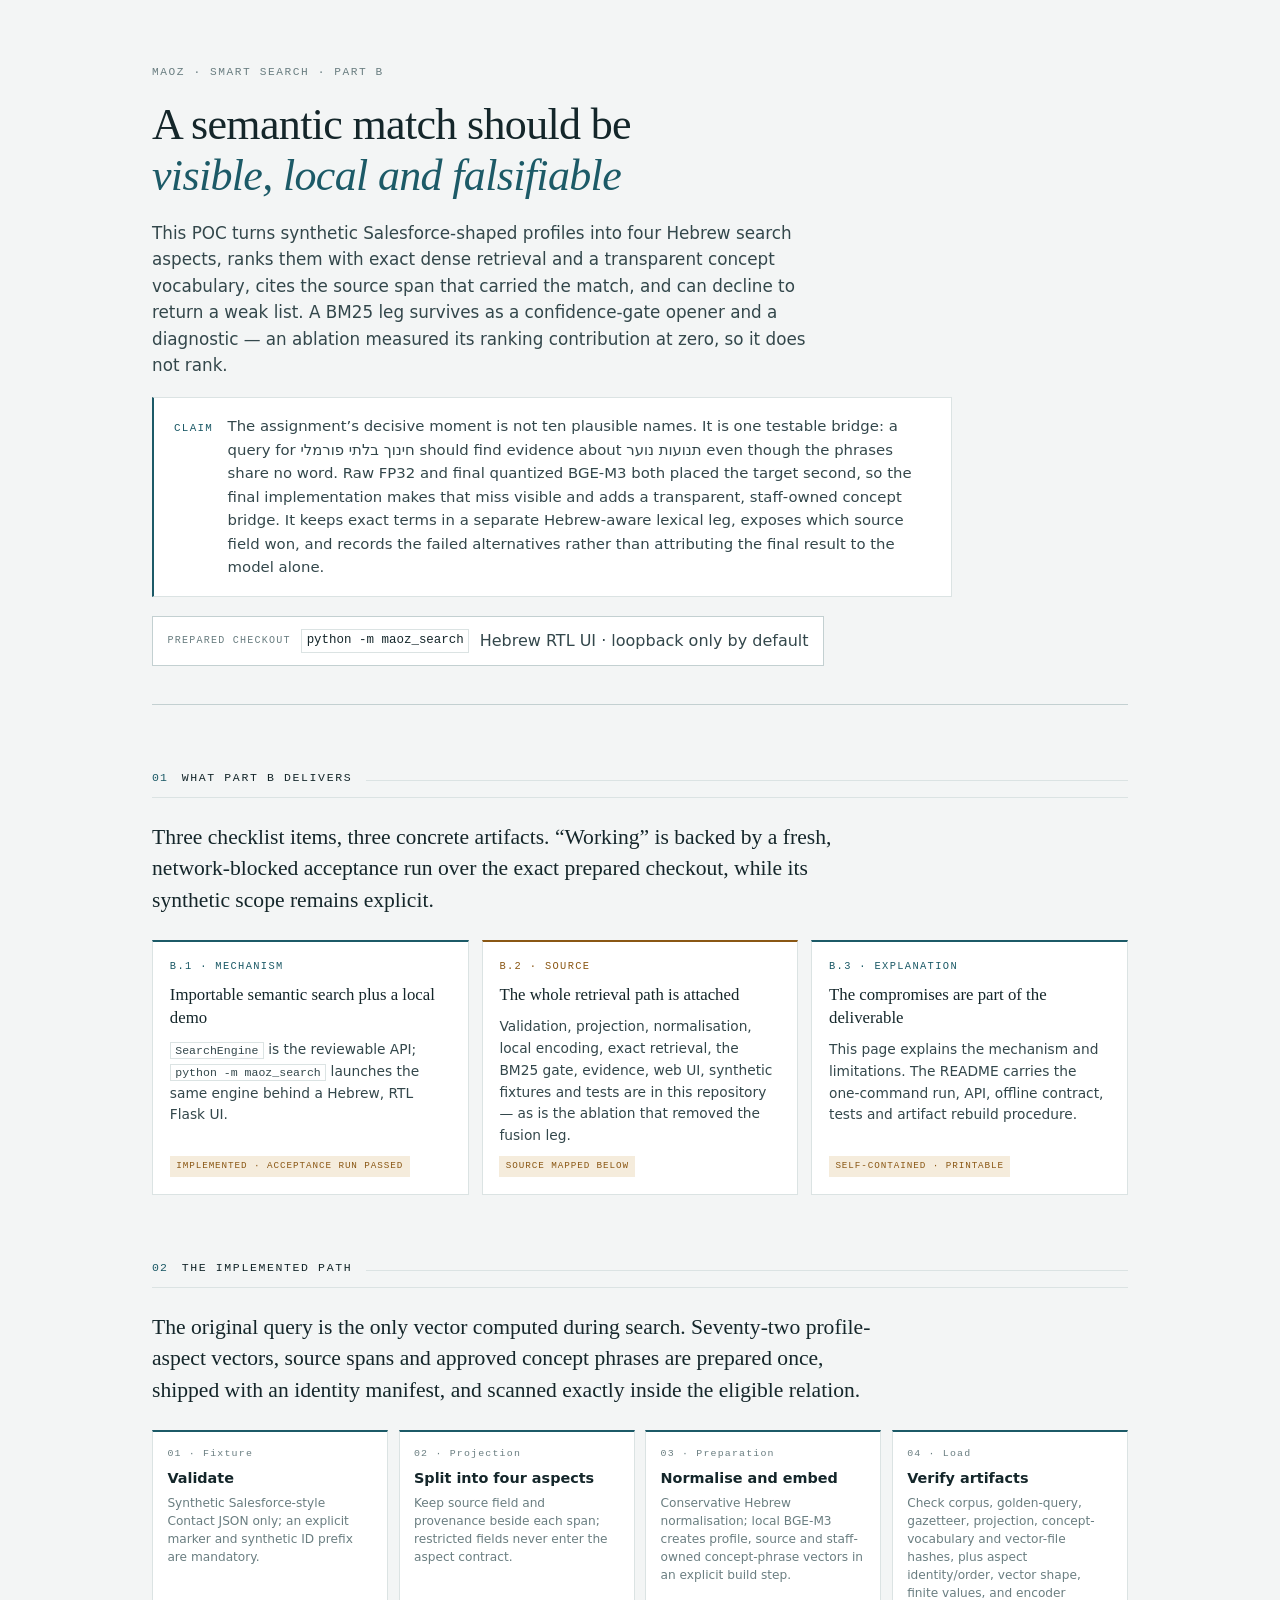
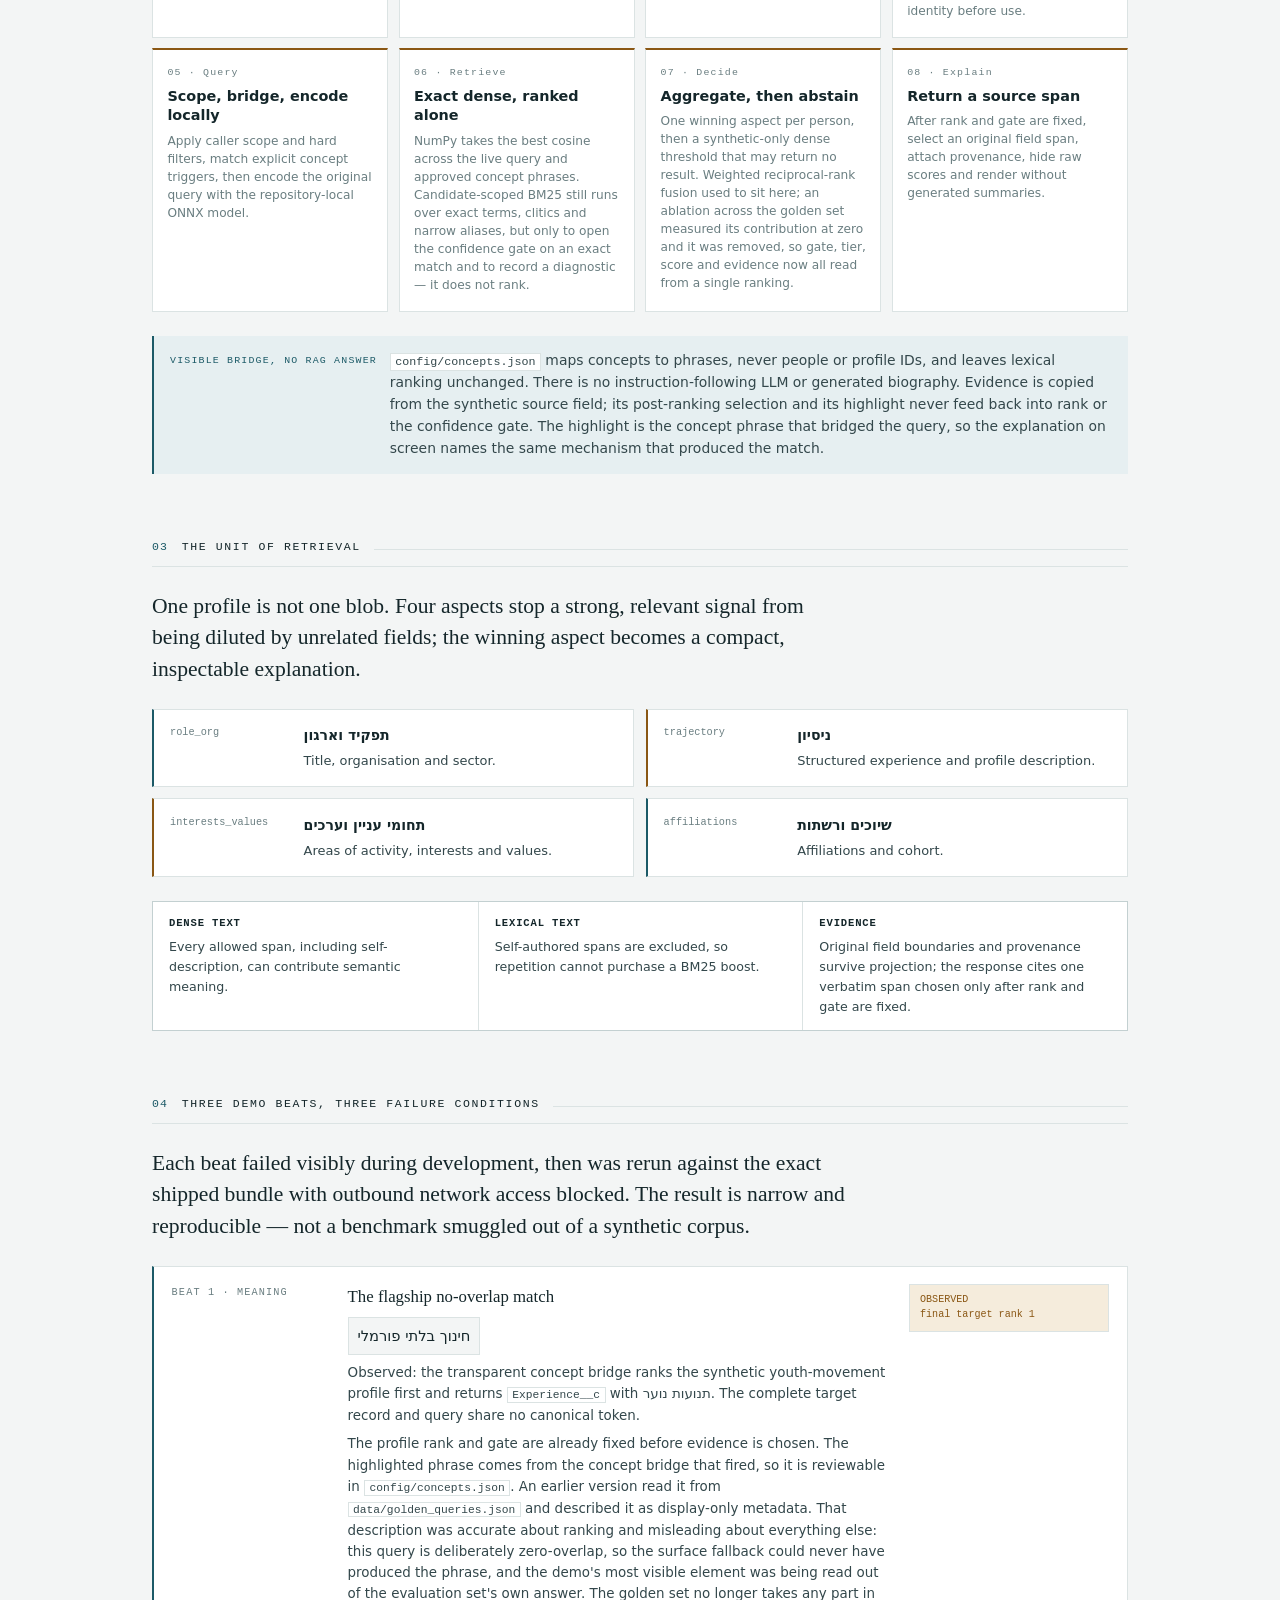
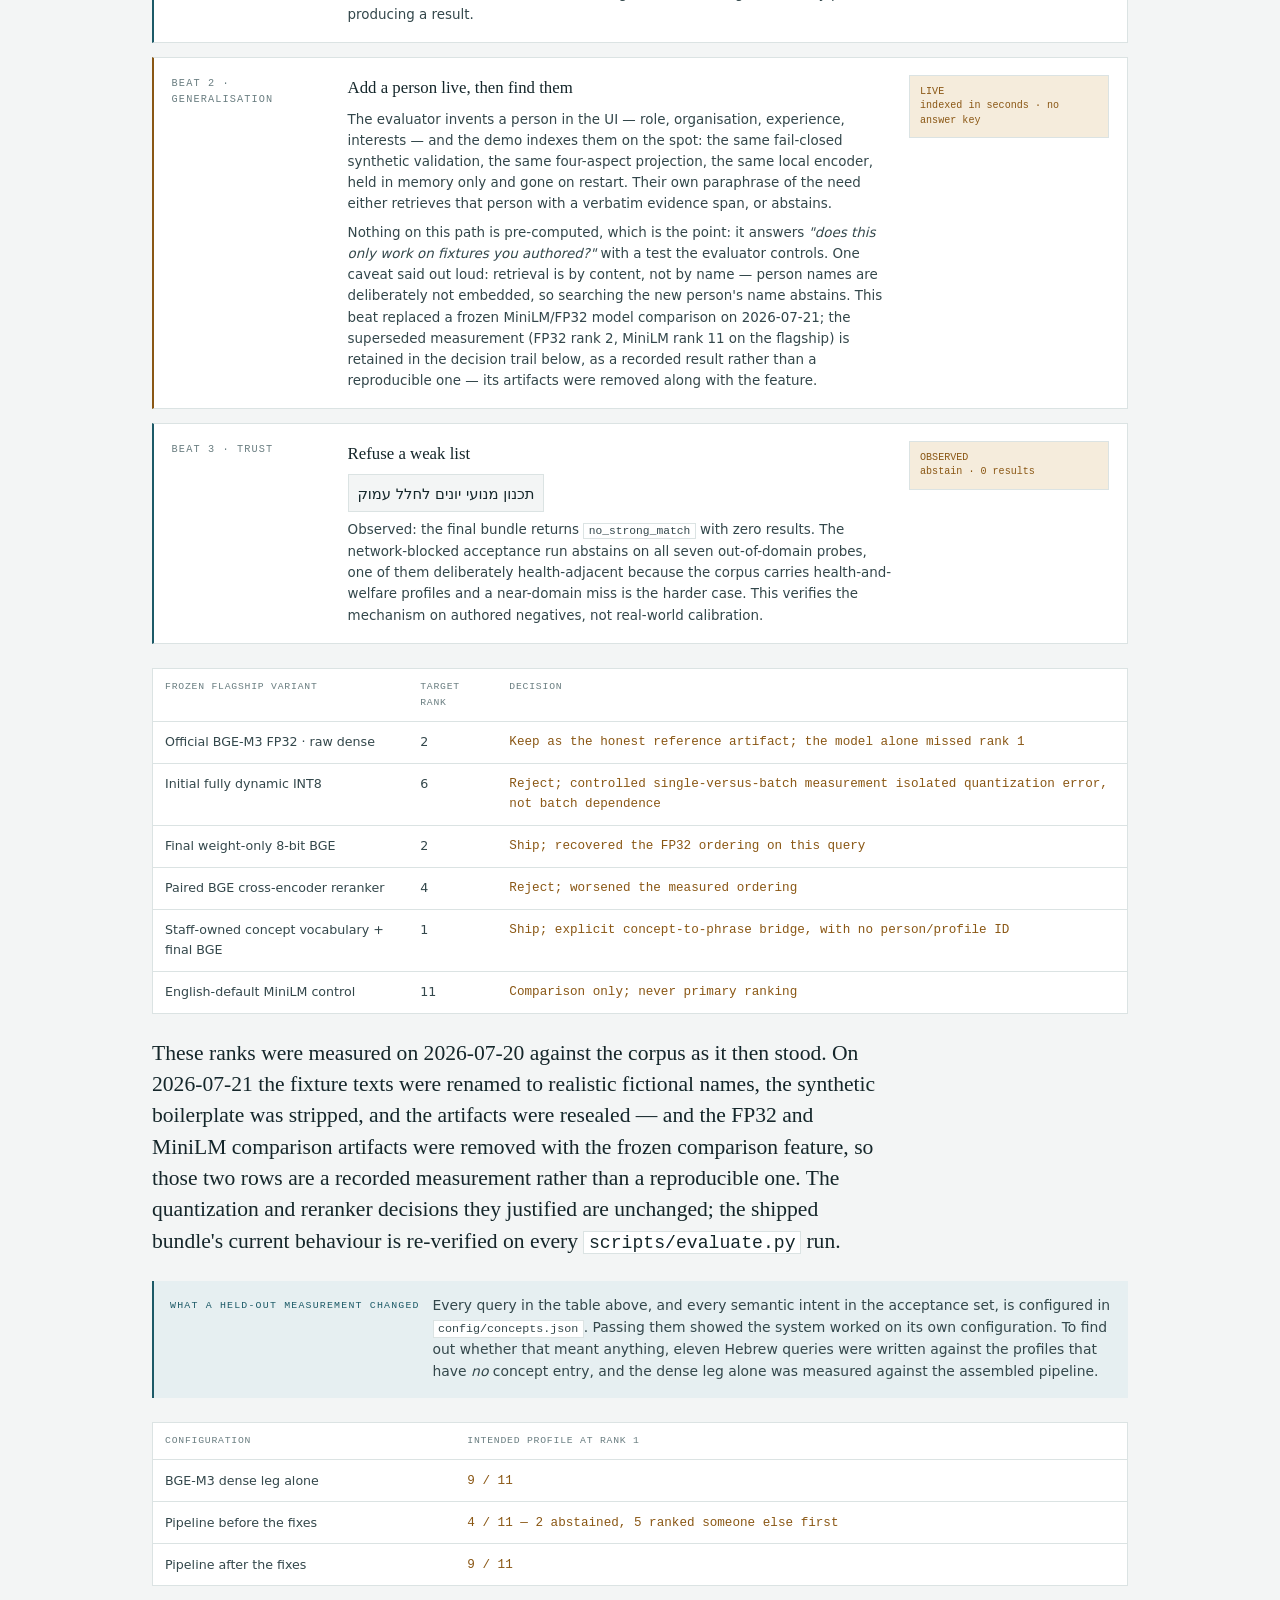
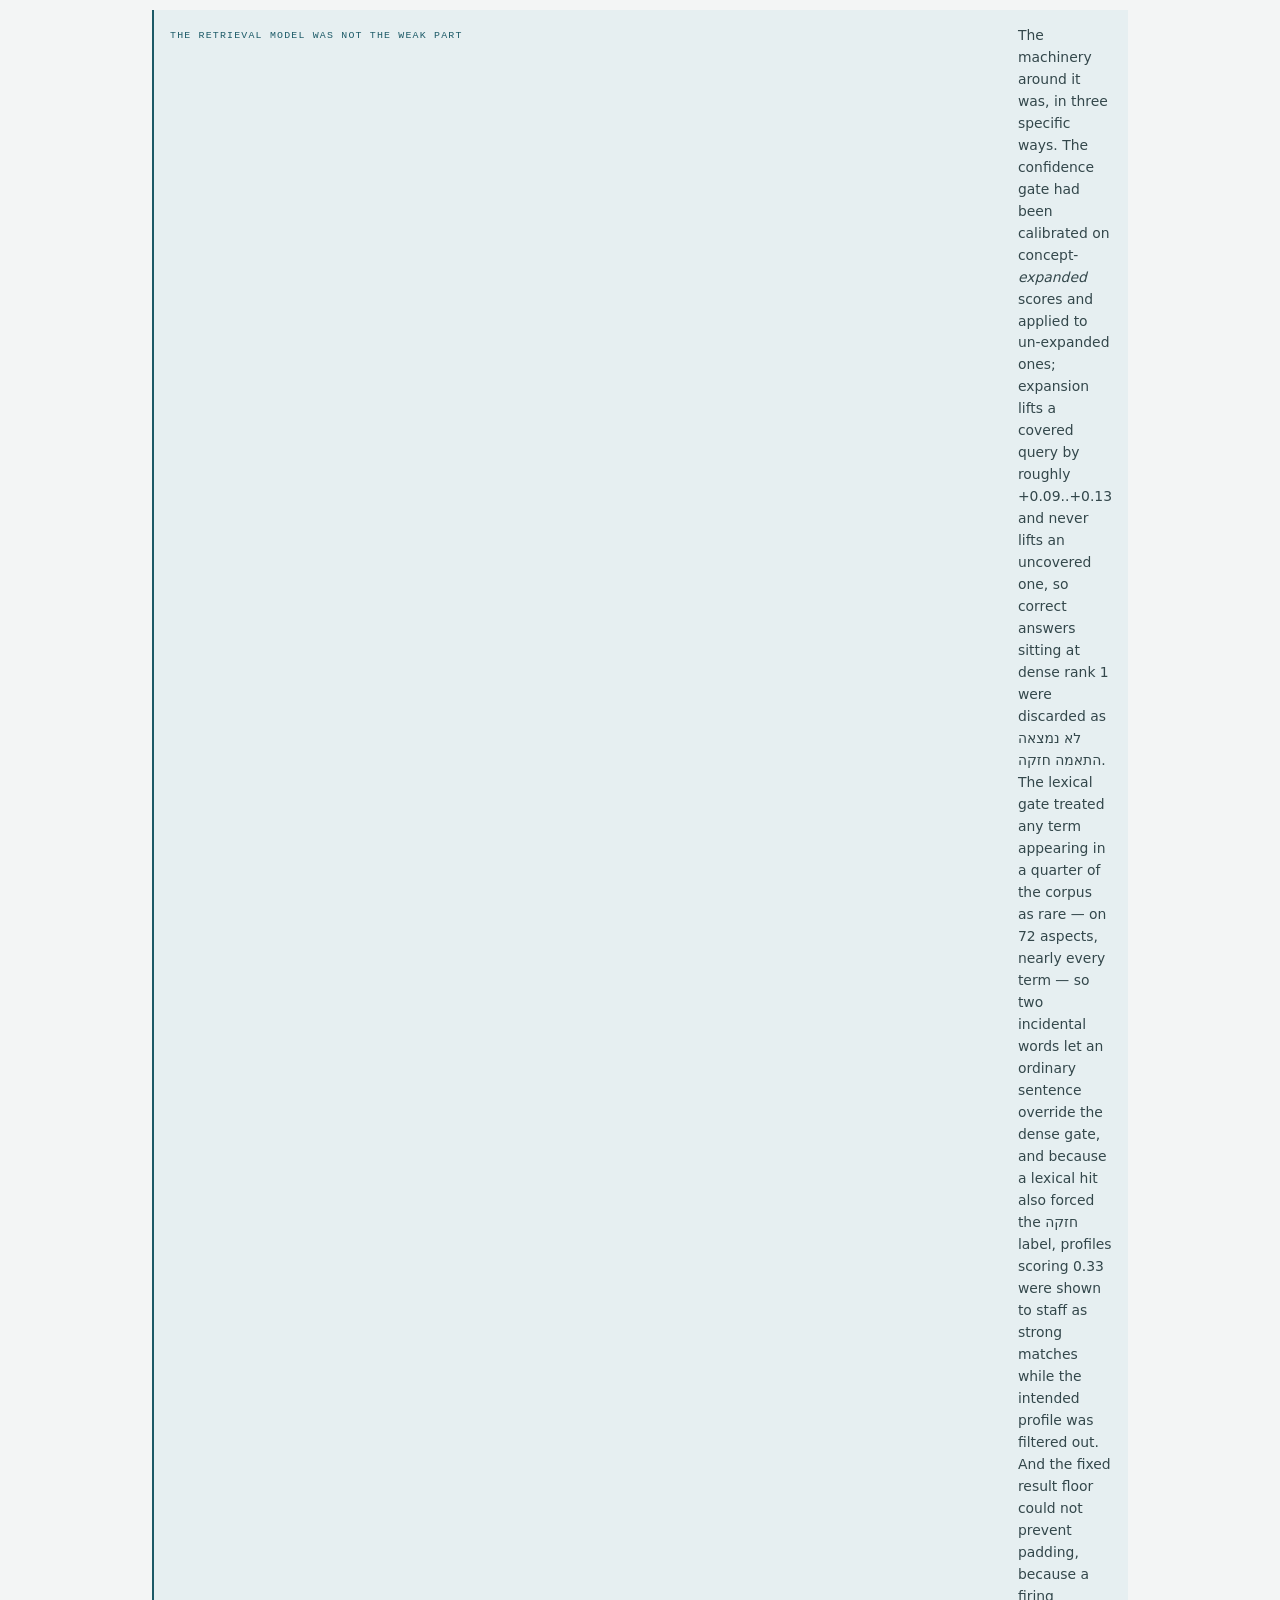
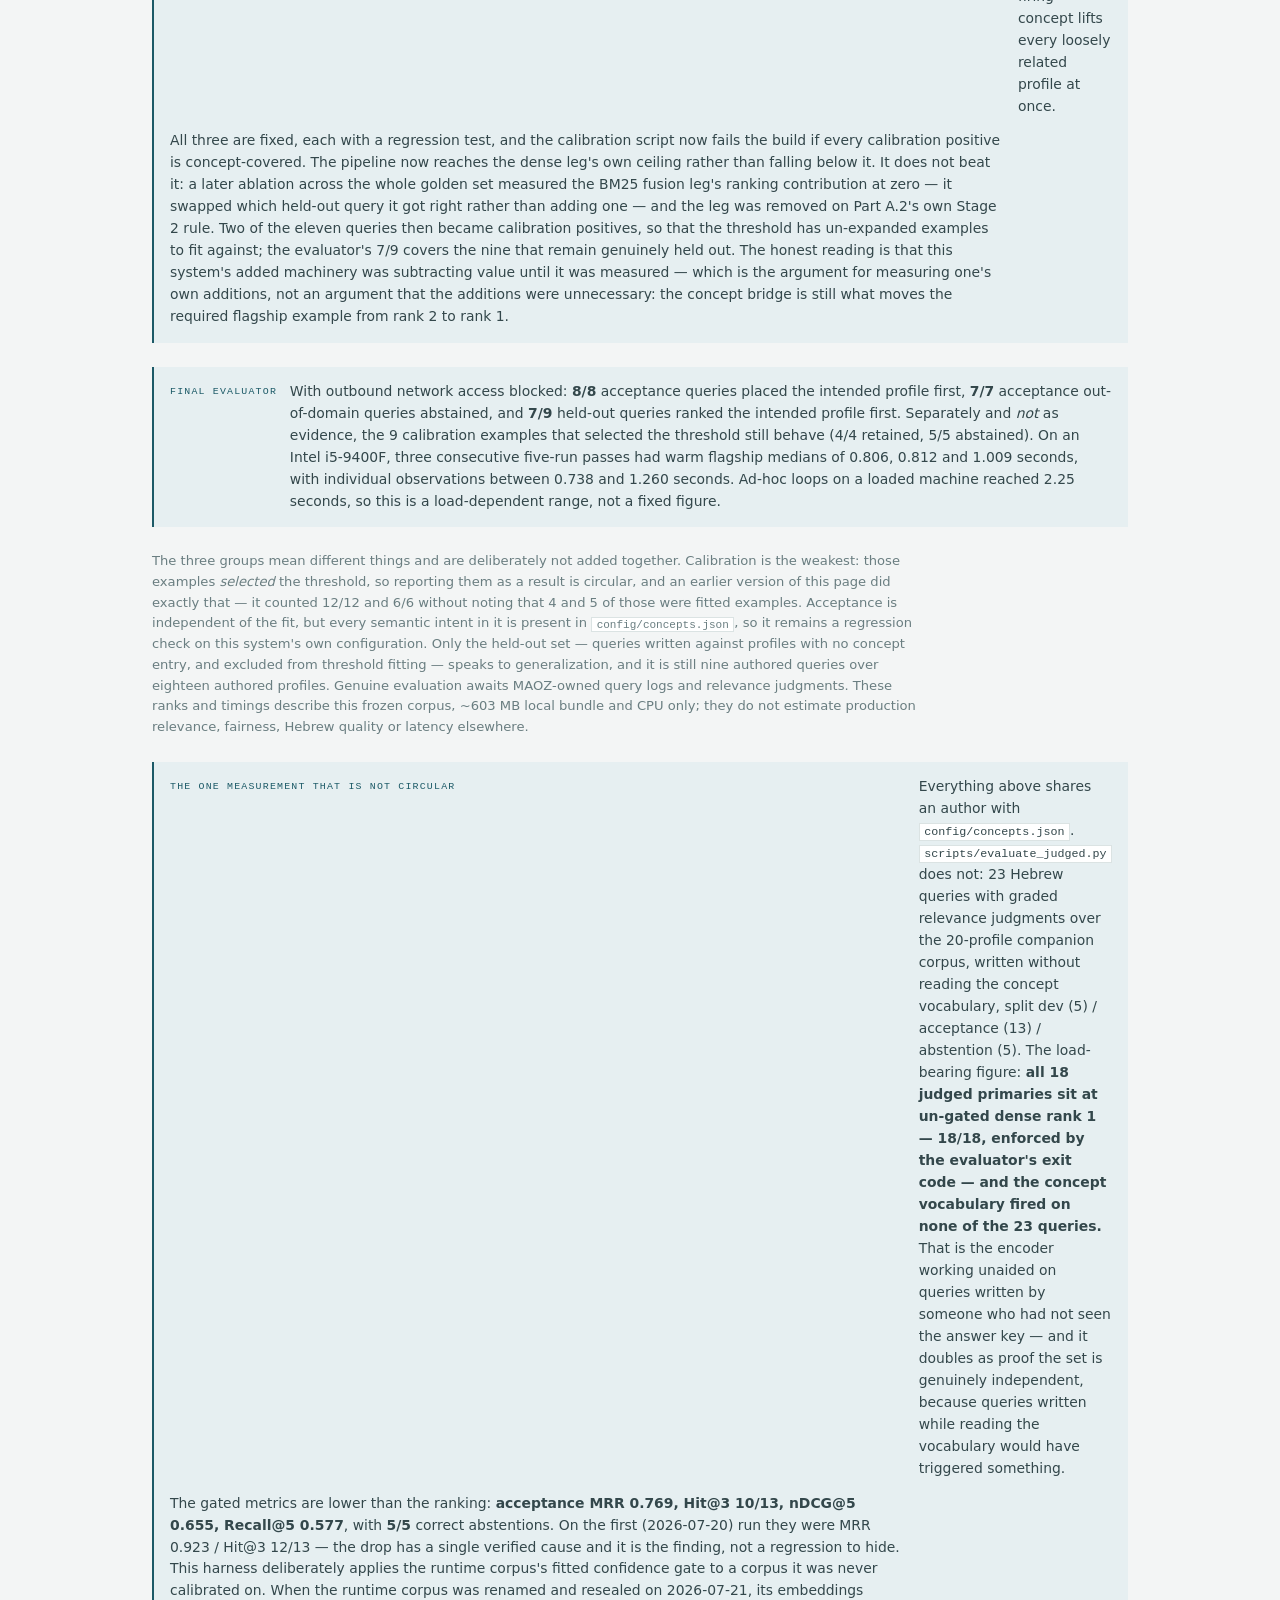
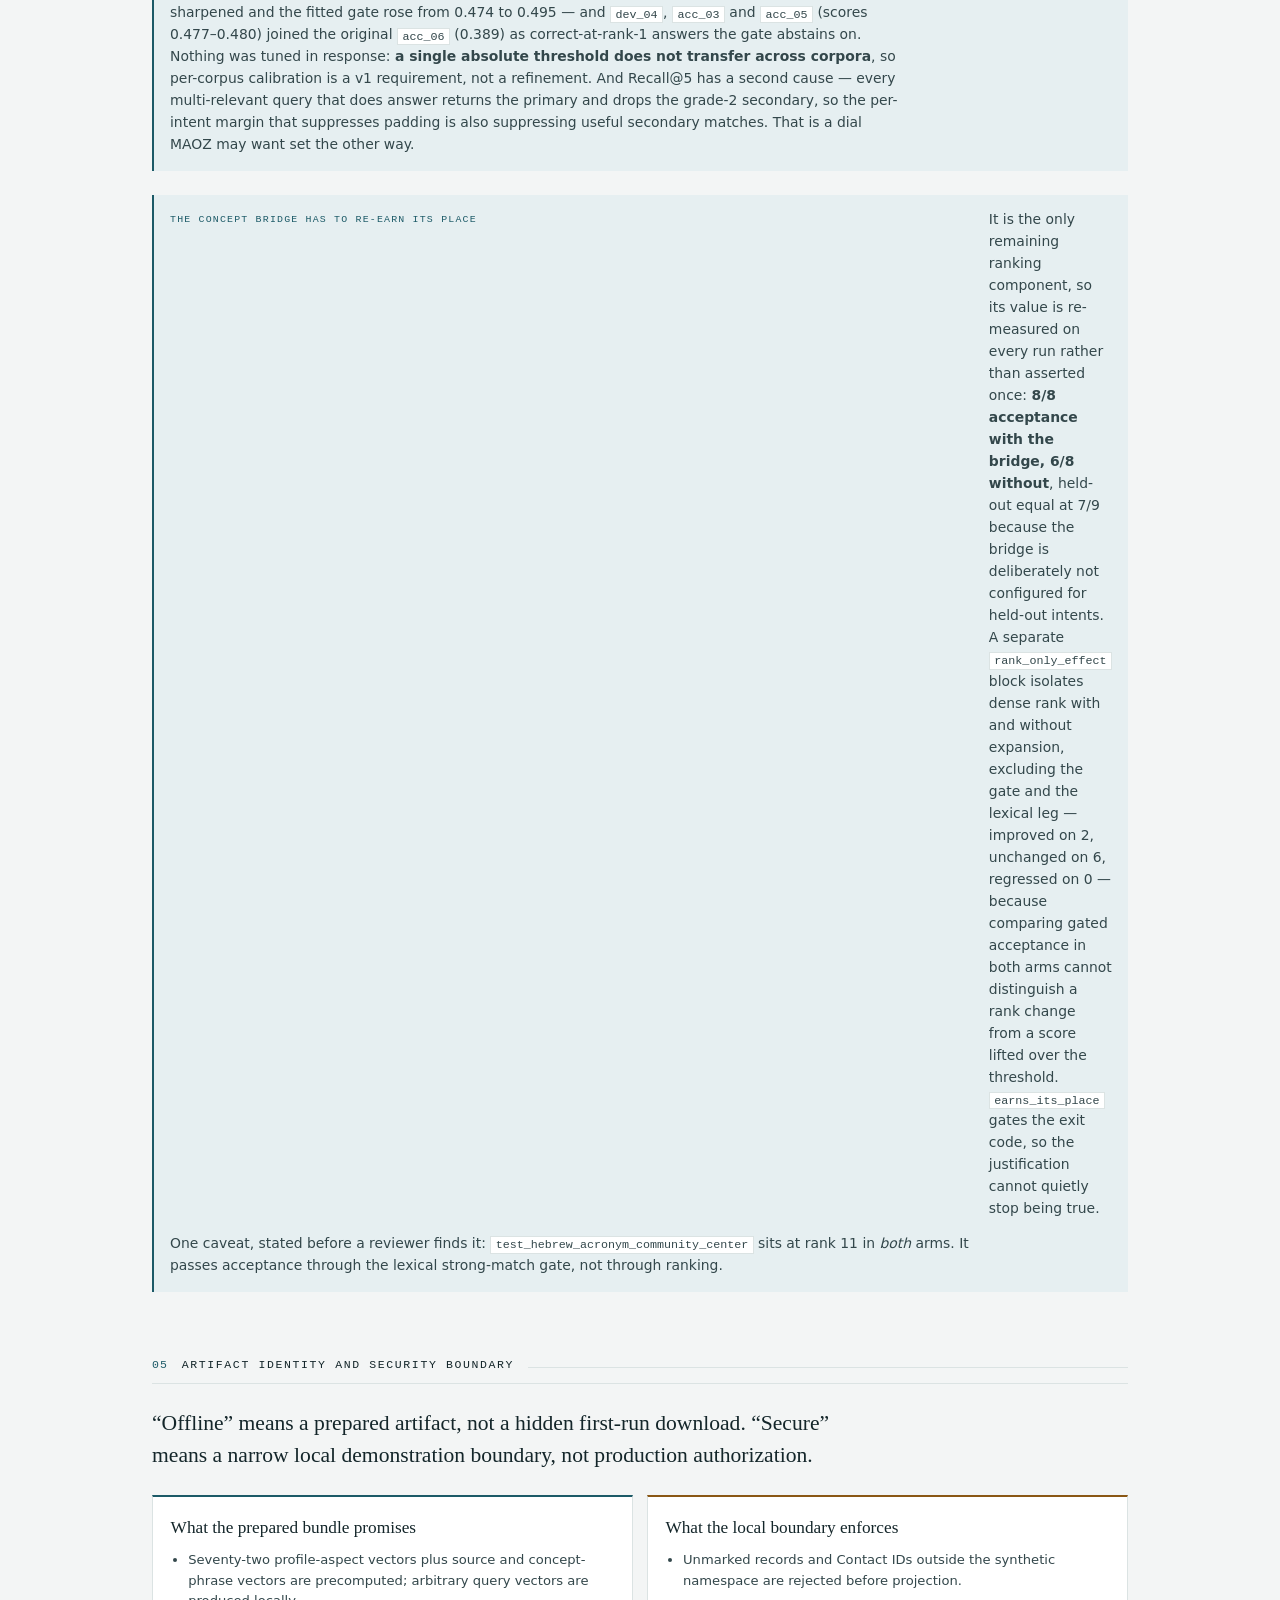
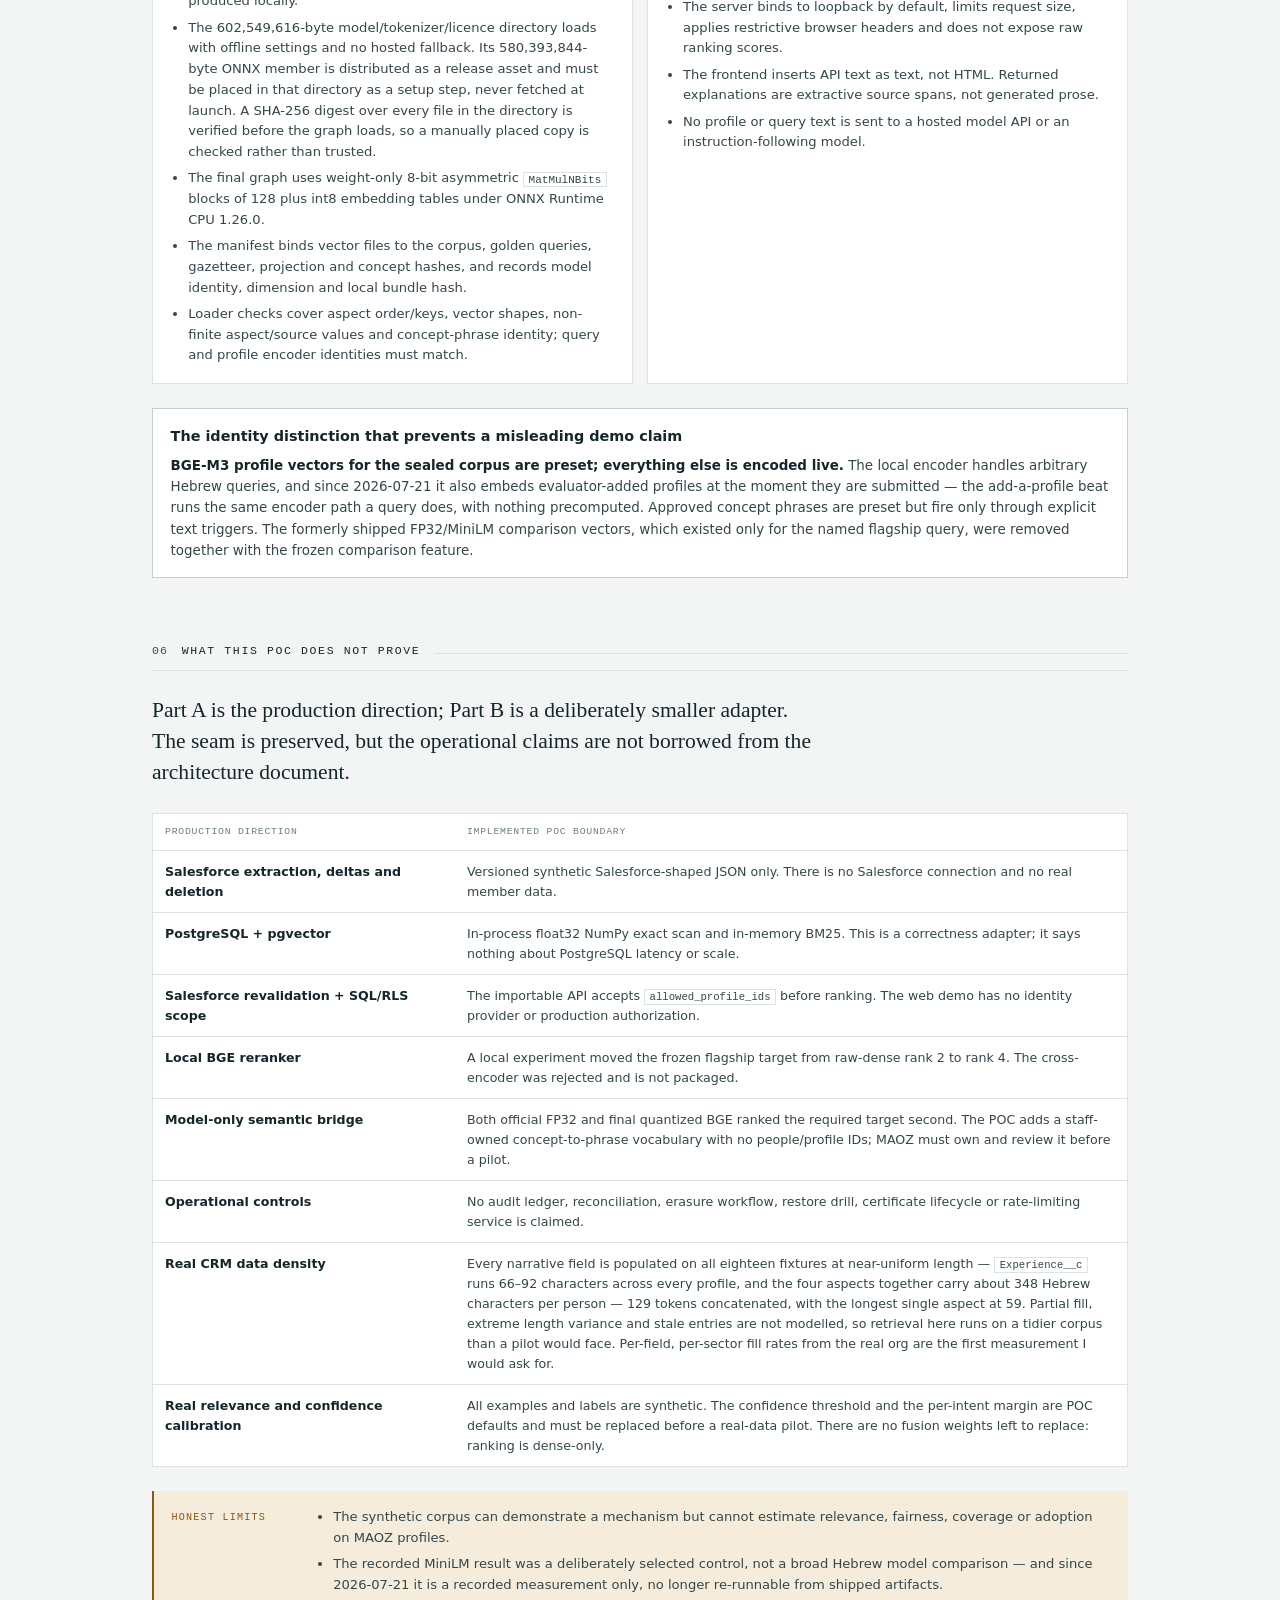
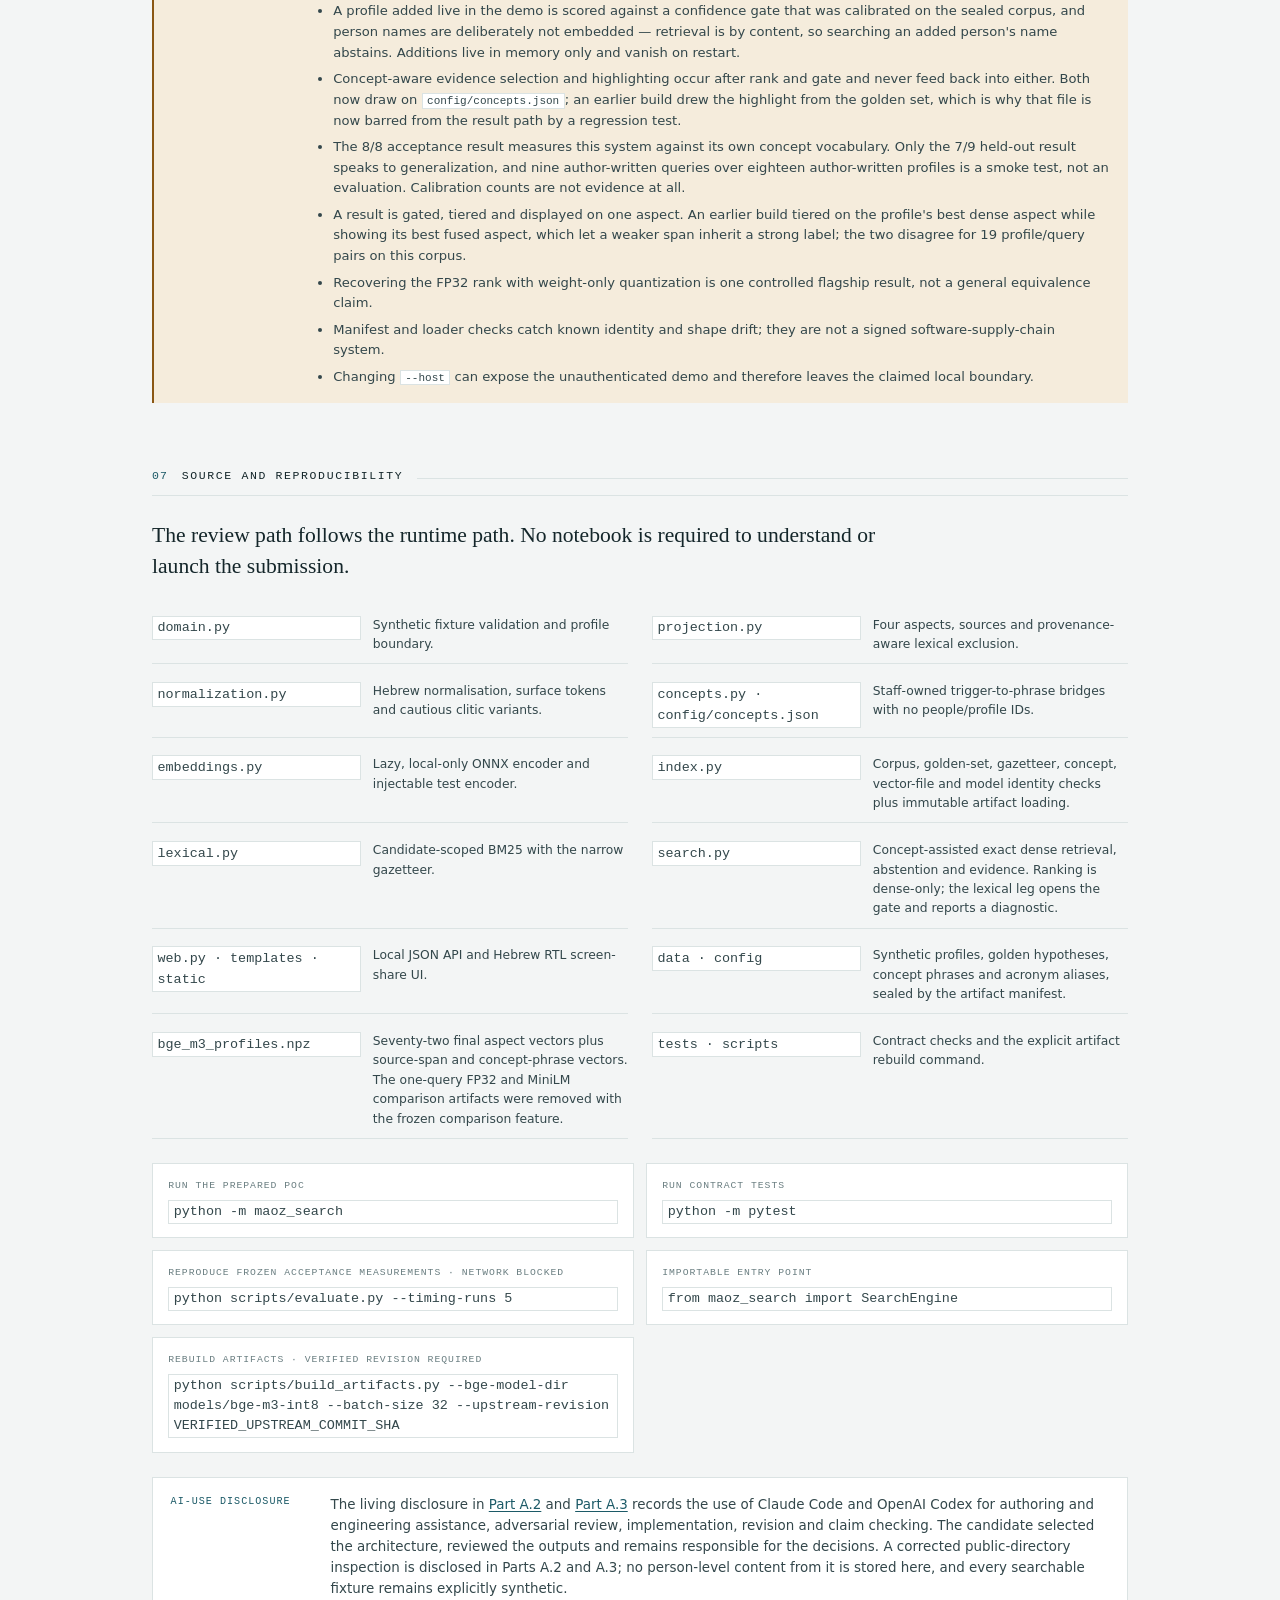
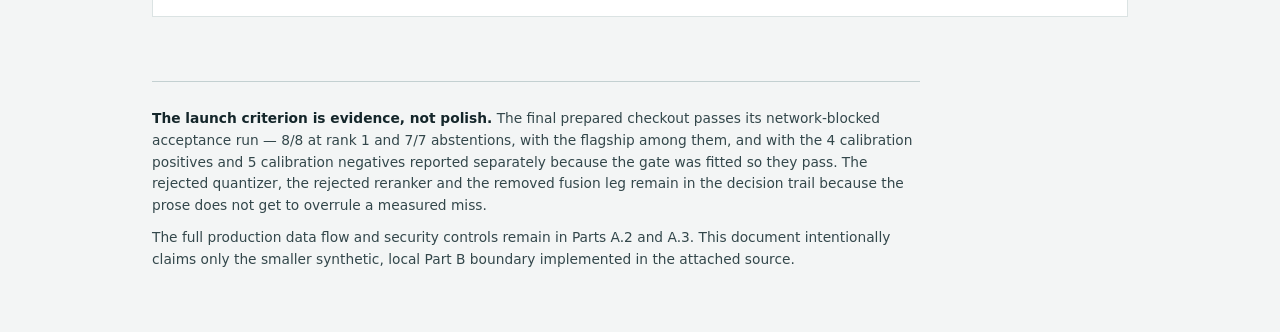
<file: docs/part-b-poc.html>
<!doctype html>
<html lang="en">
<head>
  <meta charset="utf-8">
  <meta name="viewport" content="width=device-width, initial-scale=1">
  <link rel="icon" href="data:,">
  <title>Semantic Search POC — MAOZ Smart Search</title>

  <style>
    :root {
      --paper:   #F3F5F5;
      --surface: #FFFFFF;
      --ink:     #14262A;
      --body:    #33474B;
      --muted:   #6A7E81;
      --rule:    #DBE3E3;
      --rule-hi: #C3D0D1;
      --a:       #1C5A67;
      --b:       #8A5714;
      --a-soft:  #E6EFF1;
      --b-soft:  #F5ECDC;

      --f-display: Georgia, "Iowan Old Style", "Palatino Linotype", "Times New Roman", serif;
      --f-body: system-ui, "Segoe UI", Roboto, "Helvetica Neue", Arial, sans-serif;
      --f-mono: ui-monospace, "Cascadia Mono", Consolas, "SF Mono", Menlo, monospace;

      --page: 66rem;
    }

    @media (prefers-color-scheme: dark) {
      :root {
        --paper: #0D1618; --surface: #142124; --ink: #E9EFEF; --body: #B7C7C9;
        --muted: #7B8F91; --rule: #23373B; --rule-hi: #31494E;
        --a: #77BCCA; --b: #DFAA53; --a-soft: #112E35; --b-soft: #2A2211;
      }
    }
    :root[data-theme="dark"] {
      --paper: #0D1618; --surface: #142124; --ink: #E9EFEF; --body: #B7C7C9;
      --muted: #7B8F91; --rule: #23373B; --rule-hi: #31494E;
      --a: #77BCCA; --b: #DFAA53; --a-soft: #112E35; --b-soft: #2A2211;
    }
    :root[data-theme="light"] {
      --paper: #F3F5F5; --surface: #FFFFFF; --ink: #14262A; --body: #33474B;
      --muted: #6A7E81; --rule: #DBE3E3; --rule-hi: #C3D0D1;
      --a: #1C5A67; --b: #8A5714; --a-soft: #E6EFF1; --b-soft: #F5ECDC;
    }

    * { box-sizing: border-box; }
    html { background: var(--paper); }
    body {
      margin: 0;
      background: var(--paper);
      color: var(--body);
      font-family: var(--f-body);
      line-height: 1.58;
      -webkit-font-smoothing: antialiased;
    }
    p, h1, h2, h3, h4, ul, ol, figure, table { margin: 0; }
    a { color: var(--a); text-underline-offset: 0.18em; }
    code, .code {
      font-family: var(--f-mono);
      font-size: 0.84em;
      background: var(--surface);
      border: 1px solid var(--rule);
      padding: 0.05rem 0.28rem;
    }
    [dir="rtl"] { font-family: var(--f-body); }

    .wrap {
      max-width: var(--page);
      margin-inline: auto;
      padding: clamp(2rem, 5vw, 4.5rem) clamp(1.1rem, 4vw, 2.5rem) 4rem;
      display: flex;
      flex-direction: column;
      gap: clamp(2.75rem, 5vw, 4.25rem);
    }
    .eyebrow {
      font-family: var(--f-mono);
      font-size: 0.7rem;
      letter-spacing: 0.14em;
      text-transform: uppercase;
      color: var(--muted);
    }

    /* ---------- masthead ---------- */

    .masthead {
      display: flex;
      flex-direction: column;
      gap: 1.15rem;
      border-bottom: 1px solid var(--rule-hi);
      padding-bottom: clamp(1.75rem, 3vw, 2.5rem);
    }
    .masthead h1 {
      font-family: var(--f-display);
      font-weight: 400;
      font-size: clamp(1.9rem, 4.4vw, 2.75rem);
      line-height: 1.15;
      letter-spacing: -0.015em;
      color: var(--ink);
      text-wrap: balance;
      max-width: 23ch;
    }
    .masthead h1 em { font-style: italic; color: var(--a); }
    .standfirst { max-width: 41rem; font-size: 1.05rem; }
    .thesis {
      display: grid;
      grid-template-columns: auto 1fr;
      gap: 0.9rem;
      align-items: start;
      max-width: 50rem;
      padding: 1.05rem 1.25rem;
      background: var(--surface);
      border: 1px solid var(--rule);
      border-left: 2px solid var(--a);
      font-size: 0.93rem;
    }
    .thesis .mark {
      font-family: var(--f-mono);
      font-size: 0.68rem;
      letter-spacing: 0.12em;
      color: var(--a);
      padding-top: 0.3rem;
    }
    .run {
      align-self: flex-start;
      display: flex;
      flex-wrap: wrap;
      align-items: center;
      gap: 0.65rem;
      padding: 0.72rem 0.9rem;
      border: 1px solid var(--rule-hi);
      background: var(--surface);
    }
    .run .label {
      font-family: var(--f-mono);
      color: var(--muted);
      font-size: 0.63rem;
      letter-spacing: 0.12em;
      text-transform: uppercase;
    }
    .run code { color: var(--ink); font-size: 0.78rem; }

    /* ---------- section shell ---------- */

    .sec { display: flex; flex-direction: column; gap: 1.5rem; }
    .sec-head {
      display: flex;
      align-items: baseline;
      gap: 0.85rem;
      border-bottom: 1px solid var(--rule);
      padding-bottom: 0.6rem;
    }
    .sec-head .n {
      font-family: var(--f-mono);
      font-size: 0.72rem;
      letter-spacing: 0.1em;
      color: var(--a);
      font-variant-numeric: tabular-nums;
    }
    .sec-head .t {
      font-family: var(--f-mono);
      font-size: 0.72rem;
      letter-spacing: 0.14em;
      text-transform: uppercase;
      color: var(--ink);
    }
    .sec-head .fill { flex: 1; height: 1px; background: var(--rule); }
    .sec-intro {
      font-family: var(--f-display);
      font-size: clamp(1.1rem, 2.2vw, 1.35rem);
      line-height: 1.45;
      color: var(--ink);
      max-width: 46rem;
      text-wrap: pretty;
    }

    /* ---------- checklist trace ---------- */

    .trace-grid {
      display: grid;
      grid-template-columns: repeat(3, minmax(0, 1fr));
      gap: 0.8rem;
    }
    .trace-card {
      display: flex;
      flex-direction: column;
      gap: 0.6rem;
      padding: 1rem 1.05rem 1.1rem;
      border: 1px solid var(--rule);
      background: var(--surface);
    }
    .trace-card:nth-child(1), .trace-card:nth-child(3) { border-top: 2px solid var(--a); }
    .trace-card:nth-child(2) { border-top: 2px solid var(--b); }
    .trace-id {
      font-family: var(--f-mono);
      font-size: 0.65rem;
      letter-spacing: 0.13em;
      text-transform: uppercase;
    }
    .trace-card:nth-child(1) .trace-id,
    .trace-card:nth-child(3) .trace-id { color: var(--a); }
    .trace-card:nth-child(2) .trace-id { color: var(--b); }
    .trace-card h3 {
      color: var(--ink);
      font-family: var(--f-display);
      font-weight: 400;
      font-size: 1.05rem;
      line-height: 1.35;
    }
    .trace-card p { font-size: 0.86rem; }
    .status {
      margin-top: auto;
      align-self: flex-start;
      font-family: var(--f-mono);
      font-size: 0.58rem;
      letter-spacing: 0.1em;
      text-transform: uppercase;
      color: var(--b);
      background: var(--b-soft);
      padding: 0.18rem 0.4rem;
    }

    /* ---------- mechanism ---------- */

    .flow {
      display: grid;
      grid-template-columns: repeat(4, minmax(0, 1fr));
      gap: 0.65rem;
    }
    .step {
      position: relative;
      min-height: 9.2rem;
      display: flex;
      flex-direction: column;
      gap: 0.42rem;
      padding: 0.9rem 0.9rem 1rem;
      border: 1px solid var(--rule);
      background: var(--surface);
    }
    .step:nth-child(-n+4) { border-top: 2px solid var(--a); }
    .step:nth-child(n+5) { border-top: 2px solid var(--b); }
    .step .num {
      font-family: var(--f-mono);
      font-size: 0.62rem;
      letter-spacing: 0.12em;
      color: var(--muted);
    }
    .step h3 { color: var(--ink); font-size: 0.9rem; line-height: 1.35; }
    .step p { color: var(--muted); font-size: 0.76rem; line-height: 1.48; }
    .mechanism-note {
      display: grid;
      grid-template-columns: auto 1fr;
      gap: 0.8rem;
      align-items: start;
      padding: 0.9rem 1rem;
      background: var(--a-soft);
      border-left: 2px solid var(--a);
      font-size: 0.87rem;
    }
    .mechanism-note .label {
      color: var(--a);
      font-family: var(--f-mono);
      font-size: 0.62rem;
      letter-spacing: 0.12em;
      text-transform: uppercase;
      padding-top: 0.18rem;
    }

    /* ---------- aspects ---------- */

    .aspect-grid {
      display: grid;
      grid-template-columns: repeat(2, minmax(0, 1fr));
      gap: 0.7rem;
    }
    .aspect {
      display: grid;
      grid-template-columns: 7.5rem 1fr;
      gap: 0.3rem 0.85rem;
      padding: 0.9rem 1rem;
      border: 1px solid var(--rule);
      background: var(--surface);
    }
    .aspect:nth-child(1), .aspect:nth-child(4) { border-left: 2px solid var(--a); }
    .aspect:nth-child(2), .aspect:nth-child(3) { border-left: 2px solid var(--b); }
    .aspect h3 { color: var(--ink); font-size: 0.88rem; }
    .aspect .kind {
      font-family: var(--f-mono);
      font-size: 0.64rem;
      color: var(--muted);
      overflow-wrap: anywhere;
    }
    .aspect p { grid-column: 2; font-size: 0.81rem; }
    .provenance {
      display: grid;
      grid-template-columns: repeat(3, minmax(0, 1fr));
      border: 1px solid var(--rule-hi);
      background: var(--surface);
    }
    .prov-item { padding: 0.85rem 1rem; }
    .prov-item + .prov-item { border-left: 1px solid var(--rule); }
    .prov-item h4 {
      color: var(--ink);
      font-family: var(--f-mono);
      font-size: 0.66rem;
      letter-spacing: 0.08em;
      text-transform: uppercase;
      margin-bottom: 0.3rem;
    }
    .prov-item p { font-size: 0.79rem; }

    /* ---------- demos ---------- */

    .demo-stack { display: flex; flex-direction: column; gap: 0.85rem; }
    .demo {
      display: grid;
      grid-template-columns: 10rem 1fr 12.5rem;
      gap: 1rem;
      align-items: start;
      padding: 1.05rem 1.1rem;
      border: 1px solid var(--rule);
      background: var(--surface);
    }
    .demo:nth-child(1), .demo:nth-child(3) { border-left: 2px solid var(--a); }
    .demo:nth-child(2) { border-left: 2px solid var(--b); }
    .demo .beat {
      font-family: var(--f-mono);
      font-size: 0.64rem;
      letter-spacing: 0.11em;
      text-transform: uppercase;
      color: var(--muted);
    }
    .demo-main { display: flex; flex-direction: column; gap: 0.45rem; }
    .demo h3 {
      color: var(--ink);
      font-family: var(--f-display);
      font-size: 1.05rem;
      font-weight: 400;
    }
    .demo p { font-size: 0.84rem; }
    .he-query {
      align-self: flex-start;
      color: var(--ink);
      background: var(--paper);
      border: 1px solid var(--rule);
      padding: 0.38rem 0.55rem;
      font-size: 0.92rem;
    }
    .measure {
      font-family: var(--f-mono);
      font-size: 0.63rem;
      line-height: 1.45;
      color: var(--b);
      background: var(--b-soft);
      border: 1px solid var(--rule);
      padding: 0.55rem 0.6rem;
      overflow-wrap: anywhere;
    }
    .table-wrap { overflow-x: auto; border: 1px solid var(--rule); }
    table { width: 100%; border-collapse: collapse; background: var(--surface); }
    th, td {
      padding: 0.66rem 0.75rem;
      border-bottom: 1px solid var(--rule);
      text-align: left;
      vertical-align: top;
      font-size: 0.79rem;
    }
    th {
      color: var(--muted);
      font-family: var(--f-mono);
      font-size: 0.61rem;
      letter-spacing: 0.08em;
      text-transform: uppercase;
      font-weight: 500;
    }
    tr:last-child td { border-bottom: 0; }
    td:last-child { font-family: var(--f-mono); color: var(--b); }
    .evaluation-note { font-size: 0.82rem; color: var(--muted); max-width: 48rem; }

    /* ---------- contracts and boundaries ---------- */

    .contract-grid {
      display: grid;
      grid-template-columns: repeat(2, minmax(0, 1fr));
      gap: 0.85rem;
    }
    .contract {
      padding: 1.05rem 1.1rem;
      background: var(--surface);
      border: 1px solid var(--rule);
      border-top: 2px solid var(--a);
    }
    .contract:nth-child(2) { border-top-color: var(--b); }
    .contract h3 {
      font-family: var(--f-display);
      font-weight: 400;
      font-size: 1.08rem;
      color: var(--ink);
      margin-bottom: 0.55rem;
    }
    .contract ul, .limits ul {
      padding-left: 1.1rem;
      display: flex;
      flex-direction: column;
      gap: 0.35rem;
    }
    .contract li, .limits li { font-size: 0.82rem; }
    .identity {
      padding: 1rem 1.1rem;
      border: 1px solid var(--rule-hi);
      background: var(--surface);
    }
    .identity h3 { color: var(--ink); font-size: 0.9rem; margin-bottom: 0.45rem; }
    .identity p { font-size: 0.84rem; }
    .identity strong { color: var(--ink); }

    /* ---------- deviations and files ---------- */

    .boundary-table td:first-child { color: var(--ink); font-weight: 600; width: 31%; }
    .boundary-table td:last-child { font-family: var(--f-body); color: var(--body); }
    .limits {
      display: grid;
      grid-template-columns: 8rem 1fr;
      gap: 1rem;
      padding: 1rem 1.1rem;
      border-left: 2px solid var(--b);
      background: var(--b-soft);
    }
    .limits .label {
      color: var(--b);
      font-family: var(--f-mono);
      font-size: 0.63rem;
      letter-spacing: 0.12em;
      text-transform: uppercase;
      padding-top: 0.18rem;
    }
    .source-map {
      display: grid;
      grid-template-columns: repeat(2, minmax(0, 1fr));
      gap: 0.55rem 1.5rem;
    }
    .source-item {
      display: grid;
      grid-template-columns: minmax(9rem, 0.9fr) 1.1fr;
      gap: 0.75rem;
      padding: 0.55rem 0;
      border-bottom: 1px solid var(--rule);
    }
    .source-item code { align-self: start; overflow-wrap: anywhere; }
    .source-item p { font-size: 0.77rem; }
    .commands {
      display: grid;
      grid-template-columns: repeat(2, minmax(0, 1fr));
      gap: 0.75rem;
    }
    .command {
      padding: 0.85rem 0.95rem;
      border: 1px solid var(--rule);
      background: var(--surface);
    }
    .command .label {
      display: block;
      color: var(--muted);
      font-family: var(--f-mono);
      font-size: 0.61rem;
      letter-spacing: 0.1em;
      text-transform: uppercase;
      margin-bottom: 0.42rem;
    }
    .command code { display: block; overflow-wrap: anywhere; line-height: 1.5; }

    /* ---------- disclosure and footer ---------- */

    .disclosure {
      display: grid;
      grid-template-columns: 9rem 1fr;
      gap: 1rem;
      padding: 1rem 1.1rem;
      border: 1px solid var(--rule);
      background: var(--surface);
    }
    .disclosure .label {
      color: var(--a);
      font-family: var(--f-mono);
      font-size: 0.63rem;
      letter-spacing: 0.1em;
      text-transform: uppercase;
    }
    .disclosure p { font-size: 0.84rem; }
    .closing {
      display: flex;
      flex-direction: column;
      gap: 0.65rem;
      max-width: 48rem;
      border-top: 1px solid var(--rule-hi);
      padding-top: 1.65rem;
    }
    .closing p { font-size: 0.86rem; }
    .closing strong { color: var(--ink); }

    /* ---------- responsive ---------- */

    @media (max-width: 52rem) {
      .trace-grid, .flow { grid-template-columns: repeat(2, minmax(0, 1fr)); }
      .demo { grid-template-columns: 7.5rem 1fr; }
      .demo .measure { grid-column: 2; }
      .source-map { grid-template-columns: 1fr; }
    }
    @media (max-width: 38rem) {
      .trace-grid, .flow, .aspect-grid, .contract-grid, .commands { grid-template-columns: 1fr; }
      .provenance { grid-template-columns: 1fr; }
      .prov-item + .prov-item { border-left: 0; border-top: 1px solid var(--rule); }
      .demo, .limits, .disclosure { grid-template-columns: 1fr; }
      .demo .measure { grid-column: 1; }
      .aspect { grid-template-columns: 1fr; }
      .aspect p { grid-column: 1; }
      .source-item { grid-template-columns: 1fr; }
    }

    /* ---------- print ---------- */

    @page { size: A4; margin: 12mm; }
    @media print {
      :root,
      :root[data-theme="dark"],
      :root[data-theme="light"] {
        --paper: #FFFFFF; --surface: #FFFFFF; --ink: #14262A; --body: #33474B;
        --muted: #5D7073; --rule: #D2DCDD; --rule-hi: #B9C8CA;
        --a: #1C5A67; --b: #8A5714; --a-soft: #E6EFF1; --b-soft: #F5ECDC;
      }
      body { font-size: 9.5pt; }
      .wrap { max-width: none; padding: 0; gap: 1.6rem; }
      .masthead { padding-bottom: 1.3rem; }
      .sec { gap: 0.9rem; }
      .trace-card, .step, .aspect, .provenance, .demo, .contract, .identity,
      .limits, .source-item, .command, .disclosure, tr {
        break-inside: avoid;
        page-break-inside: avoid;
      }
      .flow { grid-template-columns: repeat(4, minmax(0, 1fr)); gap: 0.35rem; }
      .step { min-height: 8rem; padding: 0.6rem; }
      .step p { font-size: 7.2pt; }
      .demo { grid-template-columns: 8rem 1fr 10rem; }
      .demo .measure { grid-column: auto; }
      a { color: var(--a); text-decoration: none; }
    }
  </style>
</head>

<body>
<main class="wrap">

  <header class="masthead">
    <span class="eyebrow">MAOZ · Smart Search · Part B</span>
    <h1>A semantic match should be <em>visible, local and falsifiable</em></h1>
    <p class="standfirst">
      This POC turns synthetic Salesforce-shaped profiles into four Hebrew search
      aspects, ranks them with exact dense retrieval and a transparent concept
      vocabulary, cites the source span that carried the match, and can decline to
      return a weak list. A BM25 leg survives as a confidence-gate opener and a
      diagnostic — an ablation measured its ranking contribution at zero, so it does
      not rank.
    </p>
    <div class="thesis">
      <span class="mark">CLAIM</span>
      <p>
        The assignment’s decisive moment is not ten plausible names. It is one
        testable bridge: a query for
        <span dir="rtl" lang="he">חינוך בלתי פורמלי</span> should find evidence about
        <span dir="rtl" lang="he">תנועות נוער</span> even though the phrases share no
        word. Raw FP32 and final quantized BGE-M3 both placed the target second, so
        the final implementation makes that miss visible and adds a transparent,
        staff-owned concept bridge. It keeps exact terms in a separate Hebrew-aware
        lexical leg, exposes which source field won, and records the failed alternatives
        rather than attributing the final result to the model alone.
      </p>
    </div>
    <div class="run">
      <span class="label">Prepared checkout</span>
      <code>python -m maoz_search</code>
      <span>Hebrew RTL UI · loopback only by default</span>
    </div>
  </header>

  <!-- =================== DELIVERABLE TRACE =================== -->

  <section class="sec">
    <div class="sec-head">
      <span class="n">01</span><span class="t">What Part B delivers</span><span class="fill"></span>
    </div>
    <p class="sec-intro">
      Three checklist items, three concrete artifacts. “Working” is backed by a fresh,
      network-blocked acceptance run over the exact prepared checkout, while its
      synthetic scope remains explicit.
    </p>

    <div class="trace-grid">
      <article class="trace-card">
        <span class="trace-id">B.1 · Mechanism</span>
        <h3>Importable semantic search plus a local demo</h3>
        <p><code>SearchEngine</code> is the reviewable API; <code>python -m maoz_search</code>
          launches the same engine behind a Hebrew, RTL Flask UI.</p>
        <span class="status">Implemented · acceptance run passed</span>
      </article>
      <article class="trace-card">
        <span class="trace-id">B.2 · Source</span>
        <h3>The whole retrieval path is attached</h3>
        <p>Validation, projection, normalisation, local encoding, exact retrieval,
          the BM25 gate, evidence, web UI, synthetic fixtures and tests are in this
          repository — as is the ablation that removed the fusion leg.</p>
        <span class="status">Source mapped below</span>
      </article>
      <article class="trace-card">
        <span class="trace-id">B.3 · Explanation</span>
        <h3>The compromises are part of the deliverable</h3>
        <p>This page explains the mechanism and limitations. The README carries the
          one-command run, API, offline contract, tests and artifact rebuild procedure.</p>
        <span class="status">Self-contained · printable</span>
      </article>
    </div>
  </section>

  <!-- =================== MECHANISM =================== -->

  <section class="sec">
    <div class="sec-head">
      <span class="n">02</span><span class="t">The implemented path</span><span class="fill"></span>
    </div>
    <p class="sec-intro">
      The original query is the only vector computed during search. Seventy-two
      profile-aspect vectors, source spans and approved concept phrases are prepared
      once, shipped with an identity manifest, and scanned exactly inside the eligible
      relation.
    </p>

    <div class="flow" aria-label="Implemented POC data flow">
      <article class="step">
        <span class="num">01 · Fixture</span>
        <h3>Validate</h3>
        <p>Synthetic Salesforce-style Contact JSON only; an explicit marker and
          synthetic ID prefix are mandatory.</p>
      </article>
      <article class="step">
        <span class="num">02 · Projection</span>
        <h3>Split into four aspects</h3>
        <p>Keep source field and provenance beside each span; restricted fields never
          enter the aspect contract.</p>
      </article>
      <article class="step">
        <span class="num">03 · Preparation</span>
        <h3>Normalise and embed</h3>
        <p>Conservative Hebrew normalisation; local BGE-M3 creates profile, source and
          staff-owned concept-phrase vectors in an explicit build step.</p>
      </article>
      <article class="step">
        <span class="num">04 · Load</span>
        <h3>Verify artifacts</h3>
        <p>Check corpus, golden-query, gazetteer, projection, concept-vocabulary and
          vector-file hashes, plus aspect identity/order, vector shape, finite values,
          and encoder identity before use.</p>
      </article>
      <article class="step">
        <span class="num">05 · Query</span>
        <h3>Scope, bridge, encode locally</h3>
        <p>Apply caller scope and hard filters, match explicit concept triggers, then
          encode the original query with the repository-local ONNX model.</p>
      </article>
      <article class="step">
        <span class="num">06 · Retrieve</span>
        <h3>Exact dense, ranked alone</h3>
        <p>NumPy takes the best cosine across the live query and approved concept
          phrases. Candidate-scoped BM25 still runs over exact terms, clitics and narrow
          aliases, but only to open the confidence gate on an exact match and to record
          a diagnostic — it does not rank.</p>
      </article>
      <article class="step">
        <span class="num">07 · Decide</span>
        <h3>Aggregate, then abstain</h3>
        <p>One winning aspect per person, then a synthetic-only dense threshold that may
          return no result. Weighted reciprocal-rank fusion used to sit here; an ablation
          across the golden set measured its contribution at zero and it was removed, so
          gate, tier, score and evidence now all read from a single ranking.</p>
      </article>
      <article class="step">
        <span class="num">08 · Explain</span>
        <h3>Return a source span</h3>
        <p>After rank and gate are fixed, select an original field span, attach
          provenance, hide raw scores and render without generated summaries.</p>
      </article>
    </div>

    <div class="mechanism-note">
      <span class="label">Visible bridge, no RAG answer</span>
      <p><code>config/concepts.json</code> maps concepts to phrases, never people or
        profile IDs, and leaves lexical ranking unchanged. There is no
        instruction-following LLM or generated biography. Evidence is copied from the
        synthetic source field; its post-ranking selection and its highlight never
        feed back into rank or the confidence gate. The highlight is the concept
        phrase that bridged the query, so the explanation on screen names the same
        mechanism that produced the match.</p>
    </div>
  </section>

  <!-- =================== ASPECTS =================== -->

  <section class="sec">
    <div class="sec-head">
      <span class="n">03</span><span class="t">The unit of retrieval</span><span class="fill"></span>
    </div>
    <p class="sec-intro">
      One profile is not one blob. Four aspects stop a strong, relevant signal from
      being diluted by unrelated fields; the winning aspect becomes a compact,
      inspectable explanation.
    </p>

    <div class="aspect-grid">
      <article class="aspect">
        <span class="kind">role_org</span>
        <h3><span dir="rtl" lang="he">תפקיד וארגון</span></h3>
        <p>Title, organisation and sector.</p>
      </article>
      <article class="aspect">
        <span class="kind">trajectory</span>
        <h3><span dir="rtl" lang="he">ניסיון</span></h3>
        <p>Structured experience and profile description.</p>
      </article>
      <article class="aspect">
        <span class="kind">interests_values</span>
        <h3><span dir="rtl" lang="he">תחומי עניין וערכים</span></h3>
        <p>Areas of activity, interests and values.</p>
      </article>
      <article class="aspect">
        <span class="kind">affiliations</span>
        <h3><span dir="rtl" lang="he">שיוכים ורשתות</span></h3>
        <p>Affiliations and cohort.</p>
      </article>
    </div>

    <div class="provenance">
      <div class="prov-item">
        <h4>Dense text</h4>
        <p>Every allowed span, including self-description, can contribute semantic
          meaning.</p>
      </div>
      <div class="prov-item">
        <h4>Lexical text</h4>
        <p>Self-authored spans are excluded, so repetition cannot purchase a BM25
          boost.</p>
      </div>
      <div class="prov-item">
        <h4>Evidence</h4>
        <p>Original field boundaries and provenance survive projection; the response
          cites one verbatim span chosen only after rank and gate are fixed.</p>
      </div>
    </div>
  </section>

  <!-- =================== DEMO + MEASUREMENT =================== -->

  <section class="sec">
    <div class="sec-head">
      <span class="n">04</span><span class="t">Three demo beats, three failure conditions</span><span class="fill"></span>
    </div>
    <p class="sec-intro">
      Each beat failed visibly during development, then was rerun against the exact
      shipped bundle with outbound network access blocked. The result is narrow and
      reproducible — not a benchmark smuggled out of a synthetic corpus.
    </p>

    <div class="demo-stack">
      <article class="demo">
        <span class="beat">Beat 1 · Meaning</span>
        <div class="demo-main">
          <h3>The flagship no-overlap match</h3>
          <span class="he-query" dir="rtl" lang="he">חינוך בלתי פורמלי</span>
          <p>Observed: the transparent concept bridge ranks the synthetic
            youth-movement profile first and returns <code>Experience__c</code> with
            <span dir="rtl" lang="he">תנועות נוער</span>. The complete target record and
            query share no canonical token.</p>
          <p>The profile rank and gate are already fixed before evidence is chosen.
            The highlighted phrase comes from the concept bridge that fired, so it is
            reviewable in <code>config/concepts.json</code>. An earlier version read it
            from <code>data/golden_queries.json</code> and described it as display-only
            metadata. That description was accurate about ranking and misleading about
            everything else: this query is deliberately zero-overlap, so the surface
            fallback could never have produced the phrase, and the demo's most visible
            element was being read out of the evaluation set's own answer. The golden
            set no longer takes any part in producing a result.</p>
        </div>
        <span class="measure">OBSERVED<br>final target rank 1</span>
      </article>

      <article class="demo">
        <span class="beat">Beat 2 · Generalisation</span>
        <div class="demo-main">
          <h3>Add a person live, then find them</h3>
          <p>The evaluator invents a person in the UI — role, organisation, experience,
            interests — and the demo indexes them on the spot: the same fail-closed
            synthetic validation, the same four-aspect projection, the same local
            encoder, held in memory only and gone on restart. Their own paraphrase of
            the need either retrieves that person with a verbatim evidence span, or
            abstains.</p>
          <p>Nothing on this path is pre-computed, which is the point: it answers
            <em>"does this only work on fixtures you authored?"</em> with a test the
            evaluator controls. One caveat said out loud: retrieval is by content, not
            by name — person names are deliberately not embedded, so searching the new
            person's name abstains. This beat replaced a frozen MiniLM/FP32 model
            comparison on 2026-07-21; the superseded measurement (FP32 rank 2, MiniLM
            rank 11 on the flagship) is retained in the decision trail below, as a
            recorded result rather than a reproducible one — its artifacts were removed
            along with the feature.</p>
        </div>
        <span class="measure">LIVE<br>indexed in seconds · no answer key</span>
      </article>

      <article class="demo">
        <span class="beat">Beat 3 · Trust</span>
        <div class="demo-main">
          <h3>Refuse a weak list</h3>
          <span class="he-query" dir="rtl" lang="he">תכנון מנועי יונים לחלל עמוק</span>
          <p>Observed: the final bundle returns <code>no_strong_match</code> with zero
            results. The network-blocked acceptance run abstains on all seven
            out-of-domain probes, one of them deliberately health-adjacent because the
            corpus carries health-and-welfare profiles and a near-domain miss is the
            harder case. This verifies the mechanism on authored negatives, not
            real-world calibration.</p>
        </div>
        <span class="measure">OBSERVED<br>abstain · 0 results</span>
      </article>
    </div>

    <div class="table-wrap">
      <table aria-label="Measured flagship decision trail">
        <thead>
          <tr><th>Frozen flagship variant</th><th>Target rank</th><th>Decision</th></tr>
        </thead>
        <tbody>
          <tr>
            <td>Official BGE-M3 FP32 · raw dense</td>
            <td>2</td>
            <td>Keep as the honest reference artifact; the model alone missed rank 1</td>
          </tr>
          <tr>
            <td>Initial fully dynamic INT8</td>
            <td>6</td>
            <td>Reject; controlled single-versus-batch measurement isolated quantization error, not batch dependence</td>
          </tr>
          <tr>
            <td>Final weight-only 8-bit BGE</td>
            <td>2</td>
            <td>Ship; recovered the FP32 ordering on this query</td>
          </tr>
          <tr>
            <td>Paired BGE cross-encoder reranker</td>
            <td>4</td>
            <td>Reject; worsened the measured ordering</td>
          </tr>
          <tr>
            <td>Staff-owned concept vocabulary + final BGE</td>
            <td>1</td>
            <td>Ship; explicit concept-to-phrase bridge, with no person/profile ID</td>
          </tr>
          <tr>
            <td>English-default MiniLM control</td>
            <td>11</td>
            <td>Comparison only; never primary ranking</td>
          </tr>
        </tbody>
      </table>
    </div>

    <p class="sec-intro">These ranks were measured on 2026-07-20 against the corpus as it
      then stood. On 2026-07-21 the fixture texts were renamed to realistic fictional
      names, the synthetic boilerplate was stripped, and the artifacts were resealed —
      and the FP32 and MiniLM comparison artifacts were removed with the frozen
      comparison feature, so those two rows are a recorded measurement rather than a
      reproducible one. The quantization and reranker decisions they justified are
      unchanged; the shipped bundle's current behaviour is re-verified on every
      <code>scripts/evaluate.py</code> run.</p>

    <div class="mechanism-note">
      <span class="label">What a held-out measurement changed</span>
      <p>Every query in the table above, and every semantic intent in the acceptance
        set, is configured in <code>config/concepts.json</code>. Passing them showed the
        system worked on its own configuration. To find out whether that meant anything,
        eleven Hebrew queries were written against the profiles that have
        <em>no</em> concept entry, and the dense leg alone was measured against the
        assembled pipeline.</p>
    </div>

    <div class="table-wrap">
      <table aria-label="Held-out ablation before the review fixes">
        <thead>
          <tr><th>Configuration</th><th>Intended profile at rank 1</th></tr>
        </thead>
        <tbody>
          <tr><td>BGE-M3 dense leg alone</td><td>9 / 11</td></tr>
          <tr><td>Pipeline before the fixes</td><td>4 / 11 — 2 abstained, 5 ranked someone else first</td></tr>
          <tr><td>Pipeline after the fixes</td><td>9 / 11</td></tr>
        </tbody>
      </table>
    </div>

    <div class="mechanism-note">
      <span class="label">The retrieval model was not the weak part</span>
      <p>The machinery around it was, in three specific ways. The confidence gate had
        been calibrated on concept-<em>expanded</em> scores and applied to un-expanded
        ones; expansion lifts a covered query by roughly +0.09..+0.13 and never lifts an
        uncovered one, so correct answers sitting at dense rank 1 were discarded as
        <span dir="rtl" lang="he">לא נמצאה התאמה חזקה</span>. The lexical gate treated
        any term appearing in a quarter of the corpus as rare — on 72 aspects, nearly
        every term — so two incidental words let an ordinary sentence override the dense
        gate, and because a lexical hit also forced the
        <span dir="rtl" lang="he">חזקה</span> label, profiles scoring 0.33 were shown to
        staff as strong matches while the intended profile was filtered out. And the
        fixed result floor could not prevent padding, because a firing concept lifts
        every loosely related profile at once.</p>
      <p>All three are fixed, each with a regression test, and the calibration script
        now fails the build if every calibration positive is concept-covered. The
        pipeline now reaches the dense leg's own ceiling rather than falling below it.
        It does not beat it: a later ablation across the whole golden set measured the
        BM25 fusion leg's ranking contribution at zero — it swapped which held-out
        query it got right rather than adding one — and the leg was removed on Part
        A.2's own Stage 2 rule. Two of the eleven queries then became calibration
        positives, so
        that the threshold has un-expanded examples to fit against; the evaluator's
        7/9 covers the nine that remain genuinely held out. The honest reading is that
        this system's added machinery was
        subtracting value until it was measured — which is the argument for measuring
        one's own additions, not an argument that the additions were unnecessary: the
        concept bridge is still what moves the required flagship example from rank 2 to
        rank 1.</p>
    </div>

    <div class="mechanism-note">
      <span class="label">Final evaluator</span>
      <p>With outbound network access blocked: <strong>8/8</strong> acceptance queries
        placed the intended profile first, <strong>7/7</strong> acceptance out-of-domain
        queries abstained, and <strong>7/9</strong> held-out queries ranked the intended
        profile first. Separately and <em>not</em> as evidence, the 9 calibration
        examples that selected the threshold still behave (4/4 retained, 5/5 abstained).
        On an Intel i5-9400F, three consecutive five-run passes had warm
        flagship medians of 0.806, 0.812 and 1.009 seconds, with individual
        observations between 0.738 and 1.260 seconds. Ad-hoc loops on a loaded
        machine reached 2.25 seconds, so this is a load-dependent range, not a fixed
        figure.</p>
    </div>
    <p class="evaluation-note">
      The three groups mean different things and are deliberately not added together.
      Calibration is the weakest: those examples <em>selected</em> the threshold, so
      reporting them as a result is circular, and an earlier version of this page did
      exactly that — it counted 12/12 and 6/6 without noting that 4 and 5 of those were
      fitted examples. Acceptance is independent of the fit, but every semantic intent
      in it is present in <code>config/concepts.json</code>, so it remains a regression
      check on this system's own configuration. Only the held-out set — queries written
      against profiles with no concept entry, and excluded from threshold fitting —
      speaks to generalization, and it is still nine authored queries over eighteen
      authored profiles. Genuine evaluation awaits MAOZ-owned query logs and relevance
      judgments. These ranks and timings describe this frozen corpus, ~603 MB local
      bundle and CPU only; they do not estimate production relevance, fairness, Hebrew
      quality or latency elsewhere.
    </p>

    <div class="mechanism-note">
      <span class="label">The one measurement that is not circular</span>
      <p>Everything above shares an author with <code>config/concepts.json</code>.
        <code>scripts/evaluate_judged.py</code> does not: 23 Hebrew queries with graded
        relevance judgments over the 20-profile companion corpus, written without
        reading the concept vocabulary, split dev (5) / acceptance (13) / abstention (5).
        The load-bearing figure: <strong>all 18 judged primaries sit at un-gated dense
        rank 1 — 18/18, enforced by the evaluator's exit code — and the concept
        vocabulary fired on none of the 23 queries.</strong> That is the encoder working
        unaided on queries written by someone who had not seen the answer key — and it
        doubles as proof the set is genuinely independent, because queries written while
        reading the vocabulary would have triggered something.</p>
      <p>The gated metrics are lower than the ranking: <strong>acceptance MRR 0.769,
        Hit@3 10/13, nDCG@5 0.655, Recall@5 0.577</strong>, with <strong>5/5</strong>
        correct abstentions. On the first (2026-07-20) run they were MRR 0.923 /
        Hit@3 12/13 — the drop has a single verified cause and it is the finding, not a
        regression to hide. This harness deliberately applies the runtime corpus's
        fitted confidence gate to a corpus it was never calibrated on. When the runtime
        corpus was renamed and resealed on 2026-07-21, its embeddings sharpened and the
        fitted gate rose from 0.474 to 0.495 — and <code>dev_04</code>,
        <code>acc_03</code> and <code>acc_05</code> (scores 0.477–0.480) joined the
        original <code>acc_06</code> (0.389) as correct-at-rank-1 answers the gate
        abstains on. Nothing was tuned in response: <strong>a single absolute threshold
        does not transfer across corpora</strong>, so per-corpus calibration is a v1
        requirement, not a refinement. And Recall@5 has a second cause — every
        multi-relevant query that does answer returns the primary and drops the grade-2
        secondary, so the per-intent margin that suppresses padding is also suppressing
        useful secondary matches. That is a dial MAOZ may want set the other way.</p>
    </div>

    <div class="mechanism-note">
      <span class="label">The concept bridge has to re-earn its place</span>
      <p>It is the only remaining ranking component, so its value is re-measured on every
        run rather than asserted once: <strong>8/8 acceptance with the bridge, 6/8
        without</strong>, held-out equal at 7/9 because the bridge is deliberately not
        configured for held-out intents. A separate <code>rank_only_effect</code> block
        isolates dense rank with and without expansion, excluding the gate and the
        lexical leg — improved on 2, unchanged on 6, regressed on 0 — because comparing
        gated acceptance in both arms cannot distinguish a rank change from a score
        lifted over the threshold. <code>earns_its_place</code> gates the exit code, so
        the justification cannot quietly stop being true.</p>
      <p>One caveat, stated before a reviewer finds it:
        <code>test_hebrew_acronym_community_center</code> sits at rank 11 in
        <em>both</em> arms. It passes acceptance through the lexical strong-match gate,
        not through ranking.</p>
    </div>
  </section>

  <!-- =================== ARTIFACT + SECURITY CONTRACT =================== -->

  <section class="sec">
    <div class="sec-head">
      <span class="n">05</span><span class="t">Artifact identity and security boundary</span><span class="fill"></span>
    </div>
    <p class="sec-intro">
      “Offline” means a prepared artifact, not a hidden first-run download. “Secure”
      means a narrow local demonstration boundary, not production authorization.
    </p>

    <div class="contract-grid">
      <article class="contract">
        <h3>What the prepared bundle promises</h3>
        <ul>
          <li>Seventy-two profile-aspect vectors plus source and concept-phrase vectors
            are precomputed; arbitrary query vectors are produced locally.</li>
          <li>The 602,549,616-byte model/tokenizer/licence directory loads with offline
            settings and no hosted fallback. Its 580,393,844-byte ONNX member is
            distributed as a release asset and must be placed in that directory as a
            setup step, never fetched at launch. A SHA-256 digest over every file in the
            directory is verified before the graph loads, so a manually placed copy is
            checked rather than trusted.</li>
          <li>The final graph uses weight-only 8-bit asymmetric
            <code>MatMulNBits</code> blocks of 128 plus int8 embedding tables under ONNX
            Runtime CPU 1.26.0.</li>
          <li>The manifest binds vector files to the corpus, golden queries, gazetteer,
            projection and concept hashes, and records model identity, dimension and
            local bundle hash.</li>
          <li>Loader checks cover aspect order/keys, vector shapes, non-finite
            aspect/source values and concept-phrase identity; query and profile encoder
            identities must match.</li>
        </ul>
      </article>
      <article class="contract">
        <h3>What the local boundary enforces</h3>
        <ul>
          <li>Unmarked records and Contact IDs outside the synthetic namespace are
            rejected before projection.</li>
          <li>The server binds to loopback by default, limits request size, applies
            restrictive browser headers and does not expose raw ranking scores.</li>
          <li>The frontend inserts API text as text, not HTML. Returned explanations are
            extractive source spans, not generated prose.</li>
          <li>No profile or query text is sent to a hosted model API or an
            instruction-following model.</li>
        </ul>
      </article>
    </div>

    <div class="identity">
      <h3>The identity distinction that prevents a misleading demo claim</h3>
      <p><strong>BGE-M3 profile vectors for the sealed corpus are preset; everything
        else is encoded live.</strong> The local encoder handles arbitrary Hebrew
        queries, and since 2026-07-21 it also embeds evaluator-added profiles at the
        moment they are submitted — the add-a-profile beat runs the same encoder path a
        query does, with nothing precomputed. Approved concept phrases are preset but
        fire only through explicit text triggers. The formerly shipped FP32/MiniLM
        comparison vectors, which existed only for the named flagship query, were
        removed together with the frozen comparison feature.</p>
    </div>
  </section>

  <!-- =================== DEVIATIONS + LIMITATIONS =================== -->

  <section class="sec">
    <div class="sec-head">
      <span class="n">06</span><span class="t">What this POC does not prove</span><span class="fill"></span>
    </div>
    <p class="sec-intro">
      Part A is the production direction; Part B is a deliberately smaller adapter.
      The seam is preserved, but the operational claims are not borrowed from the
      architecture document.
    </p>

    <div class="table-wrap">
      <table class="boundary-table" aria-label="POC deviations from production direction">
        <thead>
          <tr><th>Production direction</th><th>Implemented POC boundary</th></tr>
        </thead>
        <tbody>
          <tr>
            <td>Salesforce extraction, deltas and deletion</td>
            <td>Versioned synthetic Salesforce-shaped JSON only. There is no Salesforce
              connection and no real member data.</td>
          </tr>
          <tr>
            <td>PostgreSQL + pgvector</td>
            <td>In-process float32 NumPy exact scan and in-memory BM25. This is a
              correctness adapter; it says nothing about PostgreSQL latency or scale.</td>
          </tr>
          <tr>
            <td>Salesforce revalidation + SQL/RLS scope</td>
            <td>The importable API accepts <code>allowed_profile_ids</code> before
              ranking. The web demo has no identity provider or production authorization.</td>
          </tr>
          <tr>
            <td>Local BGE reranker</td>
            <td>A local experiment moved the frozen flagship target from raw-dense
              rank 2 to rank 4. The cross-encoder was rejected and is not packaged.</td>
          </tr>
          <tr>
            <td>Model-only semantic bridge</td>
            <td>Both official FP32 and final quantized BGE ranked the required target
              second. The POC adds a staff-owned concept-to-phrase vocabulary with no
              people/profile IDs; MAOZ must own and review it before a pilot.</td>
          </tr>
          <tr>
            <td>Operational controls</td>
            <td>No audit ledger, reconciliation, erasure workflow, restore drill,
              certificate lifecycle or rate-limiting service is claimed.</td>
          </tr>
          <tr>
            <td>Real CRM data density</td>
            <td>Every narrative field is populated on all eighteen fixtures at
              near-uniform length — <code>Experience__c</code> runs 66–92 characters
              across every profile, and the four aspects together carry about 348
              Hebrew characters per person — 129 tokens concatenated, with the longest
              single aspect at 59. Partial fill, extreme length variance and
              stale entries are not modelled, so retrieval here runs on a tidier corpus
              than a pilot would face. Per-field, per-sector fill rates from the real
              org are the first measurement I would ask for.</td>
          </tr>
          <tr>
            <td>Real relevance and confidence calibration</td>
            <td>All examples and labels are synthetic. The confidence threshold and the
              per-intent margin are POC defaults and must be replaced before a real-data
              pilot. There are no fusion weights left to replace: ranking is dense-only.</td>
          </tr>
        </tbody>
      </table>
    </div>

    <div class="limits">
      <span class="label">Honest limits</span>
      <ul>
        <li>The synthetic corpus can demonstrate a mechanism but cannot estimate
          relevance, fairness, coverage or adoption on MAOZ profiles.</li>
        <li>The recorded MiniLM result was a deliberately selected control, not a broad
          Hebrew model comparison — and since 2026-07-21 it is a recorded measurement
          only, no longer re-runnable from shipped artifacts.</li>
        <li>A profile added live in the demo is scored against a confidence gate that
          was calibrated on the sealed corpus, and person names are deliberately not
          embedded — retrieval is by content, so searching an added person's name
          abstains. Additions live in memory only and vanish on restart.</li>
        <li>Concept-aware evidence selection and highlighting occur after rank and gate
          and never feed back into either. Both now draw on
          <code>config/concepts.json</code>; an earlier build drew the highlight from
          the golden set, which is why that file is now barred from the result path
          by a regression test.</li>
        <li>The 8/8 acceptance result measures this system against its own concept
          vocabulary. Only the 7/9 held-out result speaks to generalization, and nine
          author-written queries over eighteen author-written profiles is a smoke test,
          not an evaluation. Calibration counts are not evidence at all.</li>
        <li>A result is gated, tiered and displayed on one aspect. An earlier build
          tiered on the profile's best dense aspect while showing its best fused aspect,
          which let a weaker span inherit a strong label; the two disagree for 19
          profile/query pairs on this corpus.</li>
        <li>Recovering the FP32 rank with weight-only quantization is one controlled
          flagship result, not a general equivalence claim.</li>
        <li>Manifest and loader checks catch known identity and shape drift; they are not
          a signed software-supply-chain system.</li>
        <li>Changing <code>--host</code> can expose the unauthenticated demo and therefore
          leaves the claimed local boundary.</li>
      </ul>
    </div>
  </section>

  <!-- =================== SOURCE + REPRODUCIBILITY =================== -->

  <section class="sec">
    <div class="sec-head">
      <span class="n">07</span><span class="t">Source and reproducibility</span><span class="fill"></span>
    </div>
    <p class="sec-intro">
      The review path follows the runtime path. No notebook is required to understand
      or launch the submission.
    </p>

    <div class="source-map">
      <div class="source-item"><code>domain.py</code><p>Synthetic fixture validation and profile boundary.</p></div>
      <div class="source-item"><code>projection.py</code><p>Four aspects, sources and provenance-aware lexical exclusion.</p></div>
      <div class="source-item"><code>normalization.py</code><p>Hebrew normalisation, surface tokens and cautious clitic variants.</p></div>
      <div class="source-item"><code>concepts.py · config/concepts.json</code><p>Staff-owned trigger-to-phrase bridges with no people/profile IDs.</p></div>
      <div class="source-item"><code>embeddings.py</code><p>Lazy, local-only ONNX encoder and injectable test encoder.</p></div>
      <div class="source-item"><code>index.py</code><p>Corpus, golden-set, gazetteer, concept, vector-file and model identity checks plus immutable artifact loading.</p></div>
      <div class="source-item"><code>lexical.py</code><p>Candidate-scoped BM25 with the narrow gazetteer.</p></div>
      <div class="source-item"><code>search.py</code><p>Concept-assisted exact dense retrieval, abstention and evidence. Ranking is dense-only; the lexical leg opens the gate and reports a diagnostic.</p></div>
      <div class="source-item"><code>web.py · templates · static</code><p>Local JSON API and Hebrew RTL screen-share UI.</p></div>
      <div class="source-item"><code>data · config</code><p>Synthetic profiles, golden hypotheses, concept phrases and acronym aliases, sealed by the artifact manifest.</p></div>
      <div class="source-item"><code>bge_m3_profiles.npz</code><p>Seventy-two final aspect vectors plus source-span and concept-phrase vectors. The one-query FP32 and MiniLM comparison artifacts were removed with the frozen comparison feature.</p></div>
      <div class="source-item"><code>tests · scripts</code><p>Contract checks and the explicit artifact rebuild command.</p></div>
    </div>

    <div class="commands">
      <div class="command">
        <span class="label">Run the prepared POC</span>
        <code>python -m maoz_search</code>
      </div>
      <div class="command">
        <span class="label">Run contract tests</span>
        <code>python -m pytest</code>
      </div>
      <div class="command">
        <span class="label">Reproduce frozen acceptance measurements · network blocked</span>
        <code>python scripts/evaluate.py --timing-runs 5</code>
      </div>
      <div class="command">
        <span class="label">Importable entry point</span>
        <code>from maoz_search import SearchEngine</code>
      </div>
      <div class="command">
        <span class="label">Rebuild artifacts · verified revision required</span>
        <code>python scripts/build_artifacts.py --bge-model-dir models/bge-m3-int8 --batch-size 32 --upstream-revision VERIFIED_UPSTREAM_COMMIT_SHA</code>
      </div>
    </div>

    <div class="disclosure">
      <span class="label">AI-use disclosure</span>
      <p>
        The living disclosure in <a href="part-a2-architecture.html">Part A.2</a> and
        <a href="part-a3-information-security.html">Part A.3</a> records the use of
        Claude Code and OpenAI Codex for authoring and engineering assistance,
        adversarial review, implementation, revision and claim checking. The candidate
        selected the architecture, reviewed the outputs and remains responsible for
        the decisions. A corrected public-directory inspection is disclosed in Parts
        A.2 and A.3; no person-level content from it is stored here, and every searchable
        fixture remains explicitly synthetic.
      </p>
    </div>
  </section>

  <footer class="closing">
    <p><strong>The launch criterion is evidence, not polish.</strong> The final prepared
      checkout passes its network-blocked acceptance run — 8/8 at rank 1 and 7/7
      abstentions, with the flagship among them, and with the 4 calibration positives
      and 5 calibration negatives reported separately because the gate was fitted so
      they pass. The rejected quantizer, the rejected reranker and the removed fusion
      leg remain in the decision trail because the prose does not get to overrule a
      measured miss.</p>
    <p>The full production data flow and security controls remain in Parts A.2 and
      A.3. This document intentionally claims only the smaller synthetic, local Part B
      boundary implemented in the attached source.</p>
  </footer>

</main>
</body>
</html>
</file>
